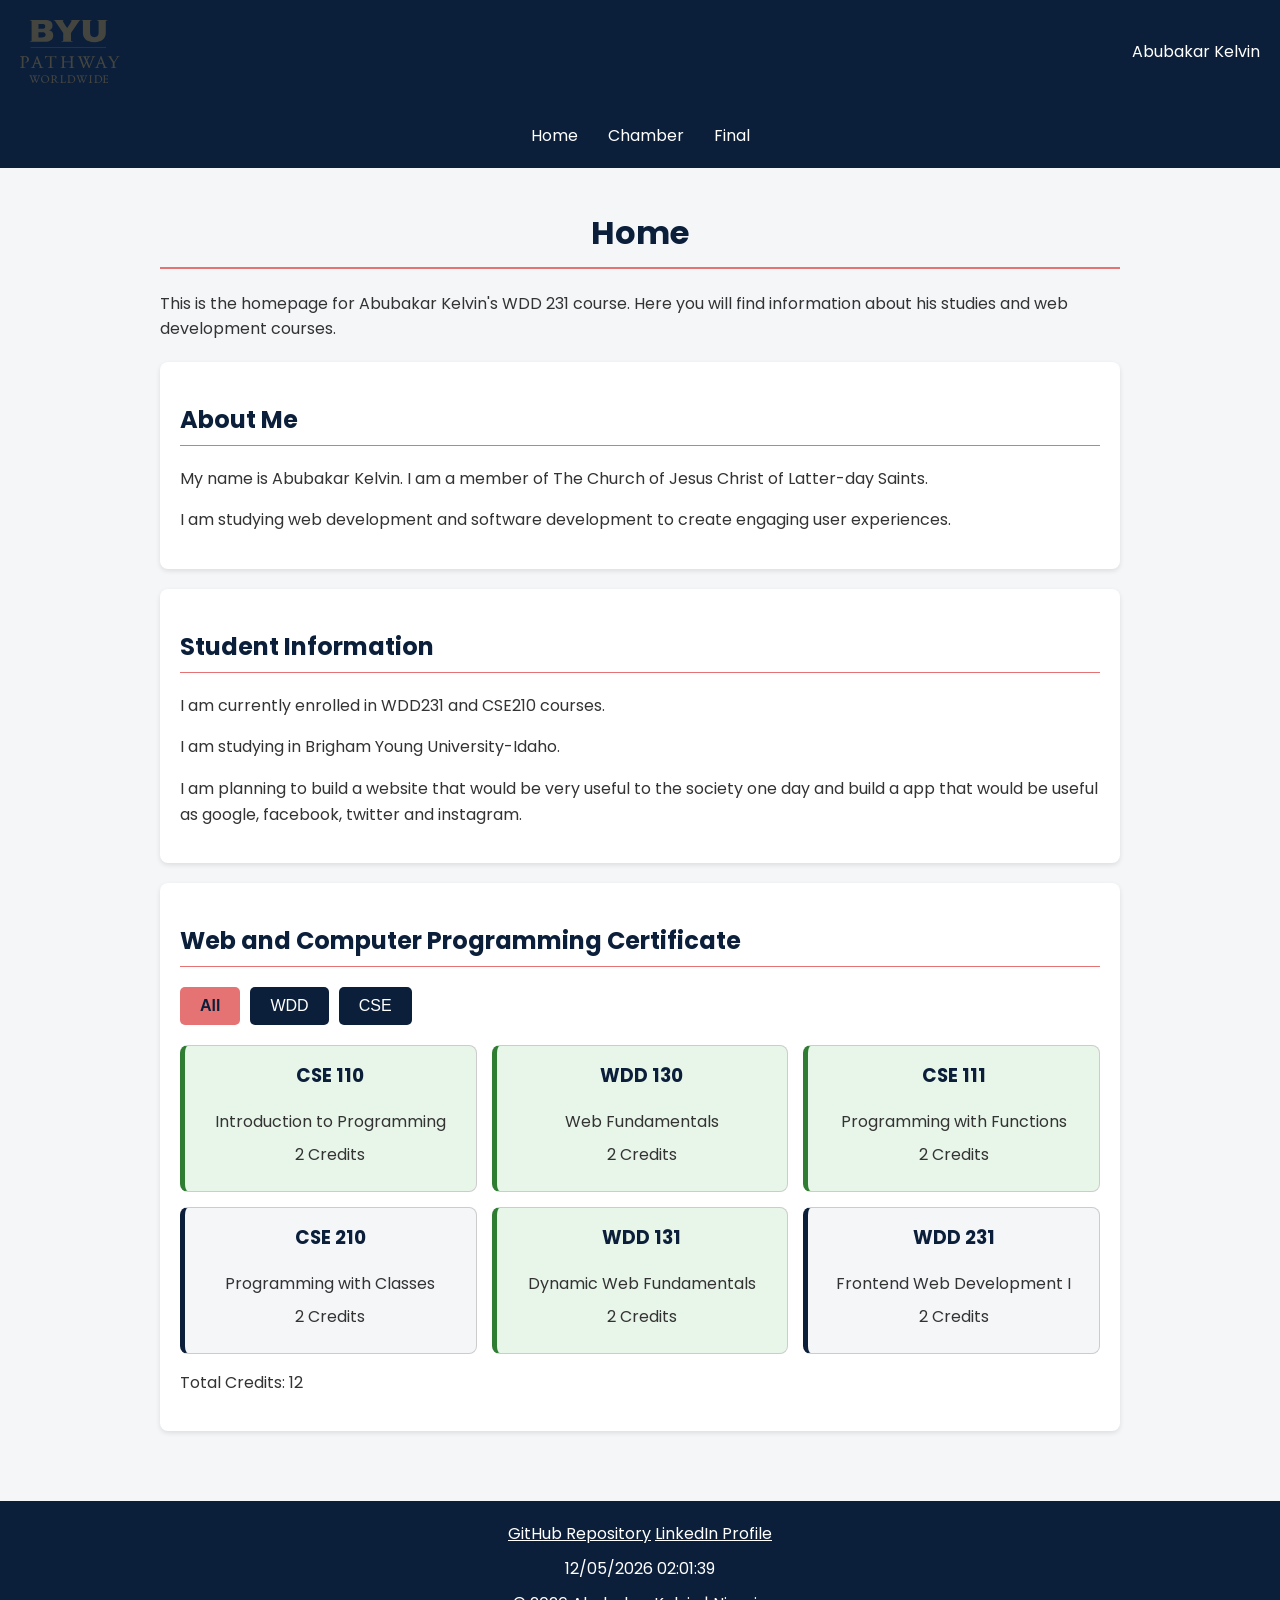
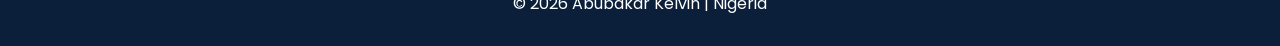
<file: index.html>
<!DOCTYPE html>
<html lang="en">
<head>
    <meta charset="UTF-8">
    <meta name="viewport" content="width=device-width, initial-scale=1.0">
    <meta name="author" content="Abubakar Kelvin">
    <meta name="description" content="Abubakar Kelvin's WDD 231 course homepage, featuring information about his studies and web development courses.">
    <script src="scripts/date.js" defer></script>
    <script src="scripts/navigation.js" defer></script>
    <script src="scripts/course.js" defer></script>
    <link rel="stylesheet" href="styles/small.css">
    <link rel="stylesheet" href="styles/large.css">
    <link rel="preconnect" href="https://fonts.googleapis.com">
    <link rel="preconnect" href="https://fonts.gstatic.com" crossorigin>
    <link href="https://fonts.googleapis.com/css2?family=Poppins:wght@400;500;600;700&display=swap" rel="stylesheet">

    <title>WDD 231 - Course Home Page | Abubakar Kelvin</title>
</head>

<body>
    <header>
        <img src="images/byu.svg" alt="BYU-Idaho Logo" width="100">

        <span>Abubakar Kelvin</span>

        <button id="menu-button" aria-label="Open navigation menu" aria-expanded="false">
            ☰
        </button>
    </header>

    <nav id="navigation">
        <ul>
            <li><a href="index.html" class="active">Home</a></li>
            <li><a href="chamber/index.html">Chamber</a></li>
            <li><a href="final/index.html">Final</a></li>
        </ul>
    </nav>


    <main>
        <h1>Home</h1>

        <p>This is the homepage for Abubakar Kelvin's WDD 231 course. Here you will find information about his studies and web development courses.</p>

        <section>
            <h2>About Me</h2>
            <p>My name is Abubakar Kelvin. I am a member of The Church of Jesus Christ of Latter-day Saints.</p>
            <p>I am studying web development and software development to create engaging user experiences.</p>
        </section>

        <section>
            <h2>Student Information</h2>
            <p>I am currently enrolled in WDD231 and CSE210 courses.</p>
            <p>I am studying in Brigham Young University-Idaho.</p>
            <p>I am planning to build a website that would be very useful to the society one day and build a app that would be useful as google, facebook, twitter and instagram.</p>
        </section>



        <section>
            <h2>Web and Computer Programming Certificate</h2>
            
                <div class="course-filters">
    <button id="all-courses">All</button>
    <button id="wdd-courses">WDD</button>
    <button id="cse-courses">CSE</button>
</div>

<div id="course-container"></div>

<p id="total-credits">Total Credits: 0</p>
                
            
        </section>
    </main>    

    <footer>
        <a href="https://github.com/kelvin206-MOBY/wdd231.git" target="_blank" >GitHub Repository</a>
        <a href="https://www.linkedin.com/in/abubakar-kelvin-6310723b7/" target="_blank">LinkedIn Profile</a>
        <p id="lastModified"></p>

        <p>&copy; <span id="currentyear"></span> Abubakar Kelvin | Nigeria</p>
    </footer>
</body>
</html>
</file>
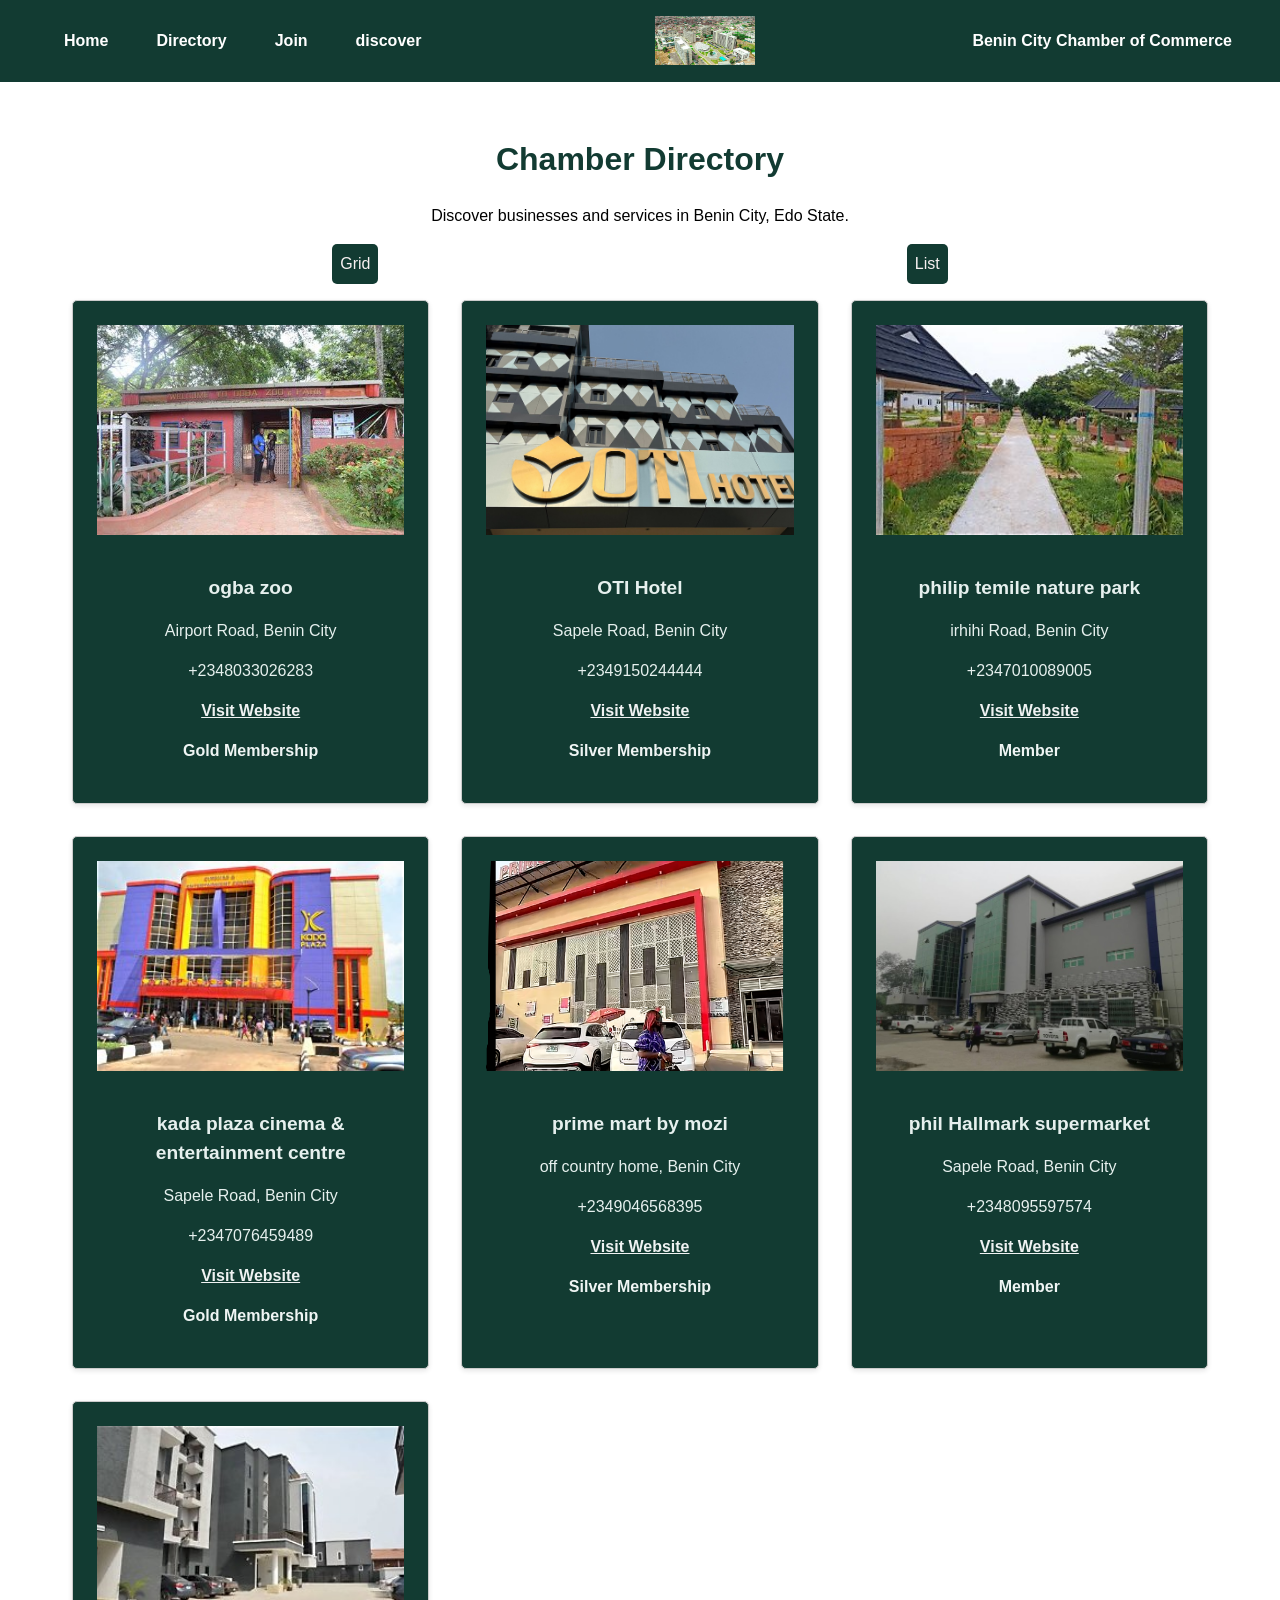
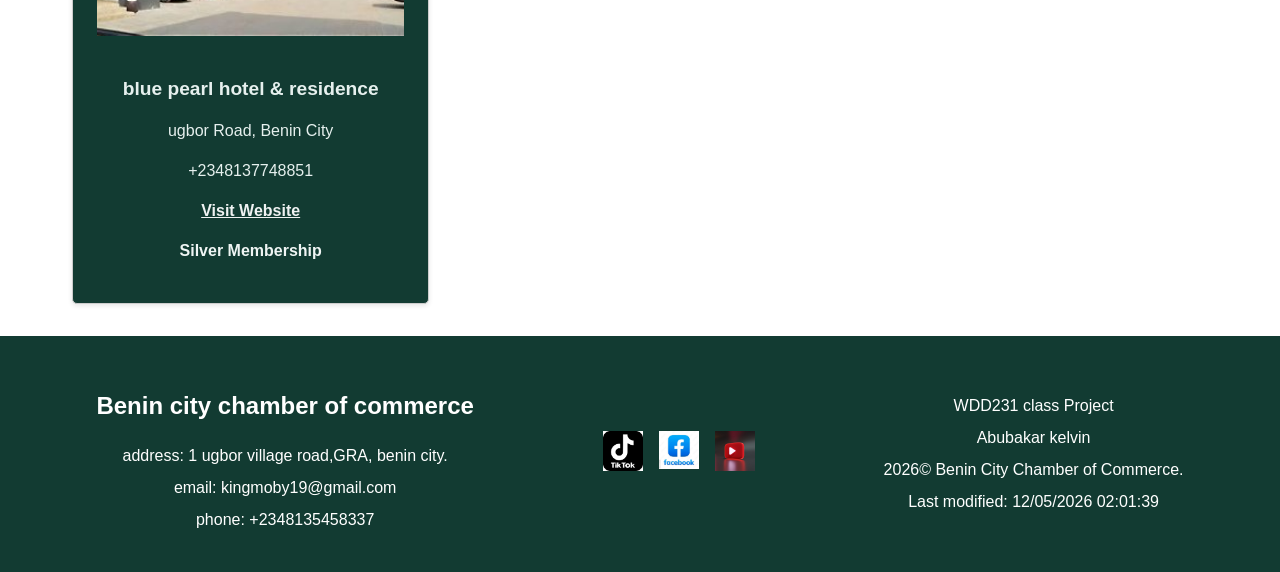
<file: chamber/directory.html>
<!DOCTYPE html>
<html lang="en">
<head>
    <meta charset="UTF-8">
    <meta name="viewport" content="width=device-width, initial-scale=1.0">
    <meta name="author" content="Abubakar kelvin">
    <meta name="description" content="This is a directory page for the chamber of commerce website.">
    <link rel="icon" href="images/benin.webp" type="image/webp">
    <meta property="og:title" content="Benin City Chamber of Commerce">
    <meta property="og:description" content="This is a directory page for the chamber of commerce website.">
    <meta property="og:image" content="https://kelvin206-moby.github.io/wdd231/chamber/images/edo.webp">
    <meta property="og:url" content="https://kelvin206-moby.github.io/wdd231/chamber/directory.html">
    <link rel="stylesheet" href="styles/normalize.css">
    <link rel="stylesheet" href="styles/small.css">
    <link rel="stylesheet" href="styles/large.css"> 
    <link rel="preconnect" href="https://fonts.googleapis.com">
    <link rel="preconnect" href="https://fonts.gstatic.com" crossorigin>

    <link href="https://fonts.googleapis.com/css2?family=Poppins:wght@400;500;600;700&family=Roboto:wght@400;500&display=swap" rel="stylesheet">

    <title>Benin City Chamber of Commerce - Directory</title>
    <script src="scripts/directory.js" defer></script>
</head>
<body>
    <header>

        <nav id="primary-nav">
            <ul>
                <li><a href="index.html">Home</a></li>
                <li><a href="directory.html">Directory</a></li>
                <li><a href="join.html">Join</a></li>
                <li><a href="discover.html">discover</a></li>
            </ul>
        </nav>

        <img src="images/edo.webp" alt="edo state" width="100">
        <span>Benin City Chamber of Commerce</span>
        <button id="menu-button" aria-label="Open navigation menu" aria-expanded="false">
            ☰
        </button>

    </header>
    <main>
            <h1>Chamber Directory</h1>

            <p class="intro">
            Discover businesses and services in Benin City, Edo State.
            </p>
            <div class="view-buttons">
                <button id="grid-button" aria-label="grid directory">
                    Grid
                </button>

                <button id="list-button" aria-label="list directory">
                    List
                </button>
            </div>

            <div id="directory-container">

            </div>    
    </main>       

    <footer>
        <div class="contact-info">
           <h2>Benin city chamber of commerce</h2>
           
          <p>address: 1 ugbor village road,GRA, benin city.</p>
          <p>email: kingmoby19@gmail.com</p>
          <p>phone: +2348135458337</p>
        </div>

        <div class="social-links">
          <a href="https://tiktok.com/@kingmoby206">
            <img src="images/tik.webp" alt="visit us on TikTok" width="50">
           </a>

           <a href="https://www.facebook.com/profile.php?id=61568959712537">
            <img src="images/face.jpg" alt="visit us on Facebook" width="50">
           </a>

           <a href="https://www.youtube.com/@kingMoby-206">
            <img src="images/you.jpg" alt="visit us on YouTube" width="50">
           </a>

        </div>

        <div class="footer-info">
          <p>WDD231 class Project</p>
          <p> Abubakar kelvin</p>
          <span id="current-year"></span>&copy; Benin City Chamber of Commerce.
          <p id="last-modified">last-modified: </p>
        </div>
    </footer>     
    
    

</body>
</html>
</file>
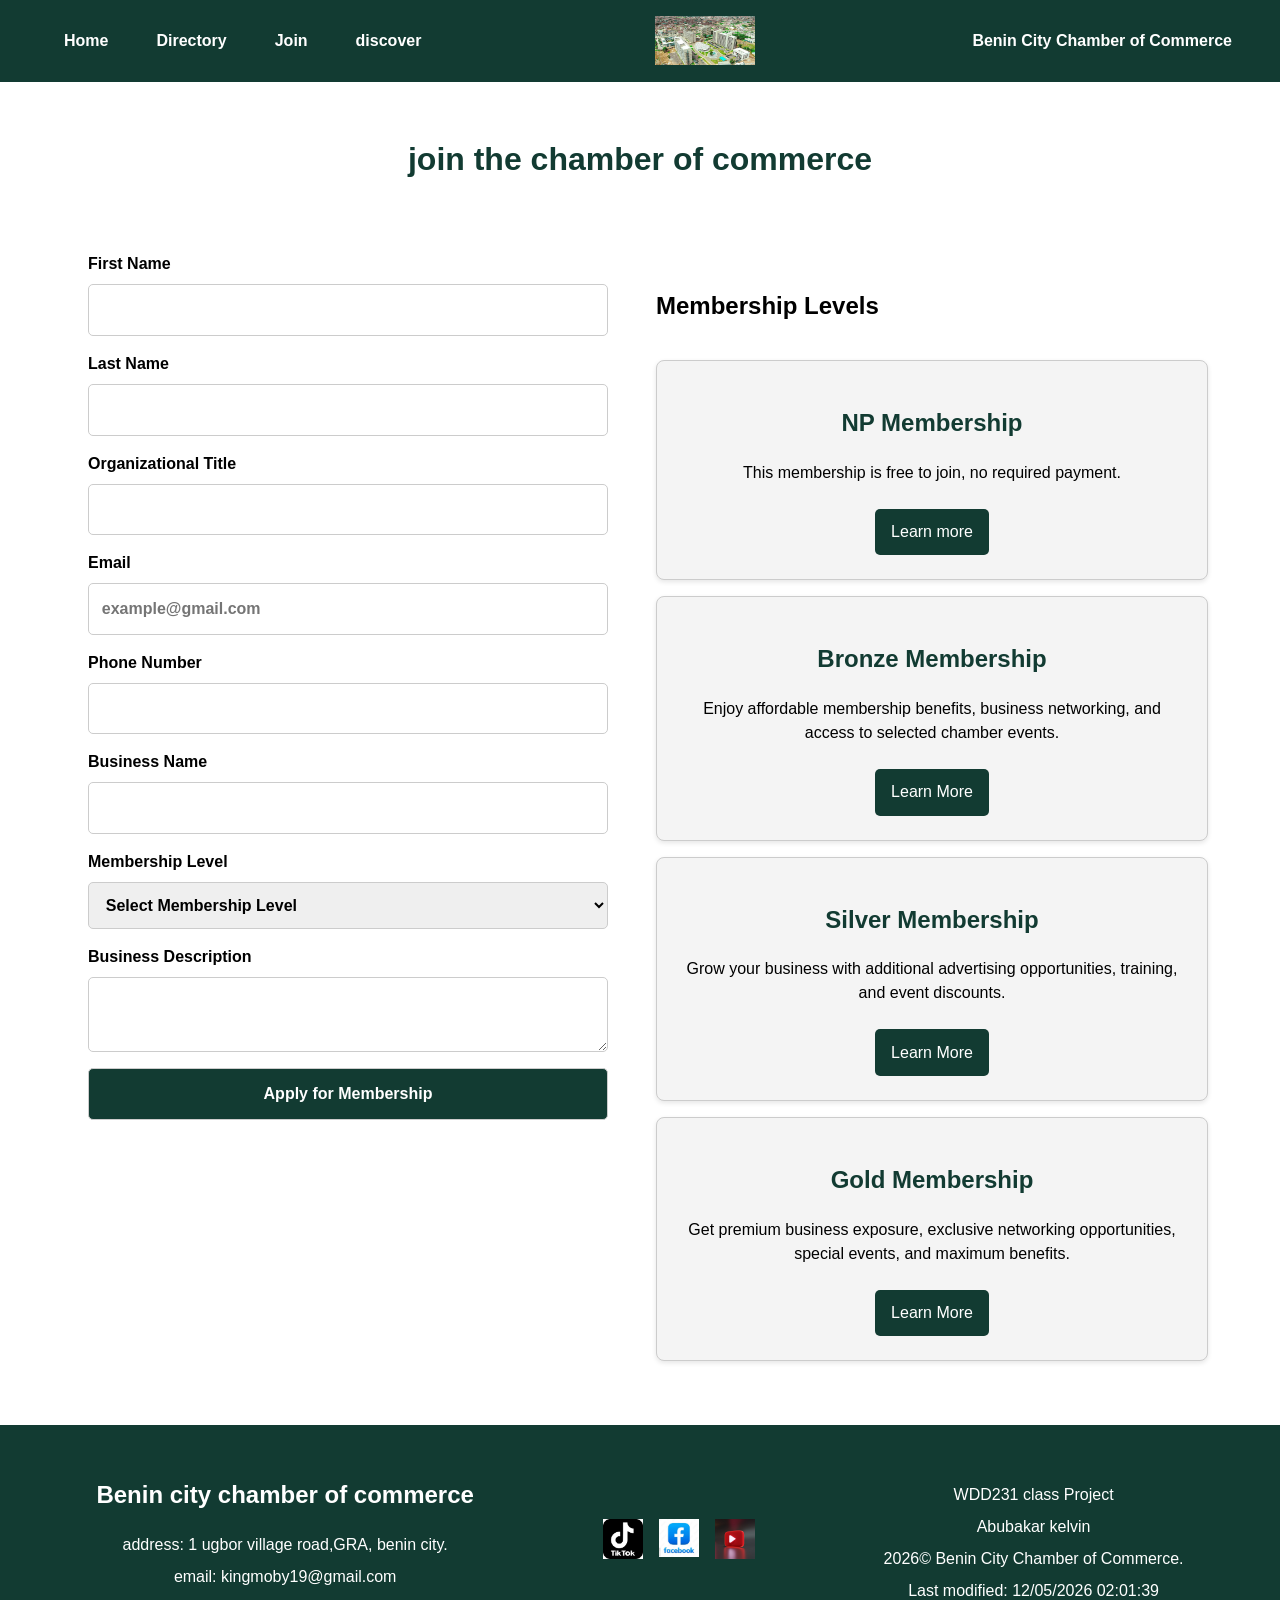
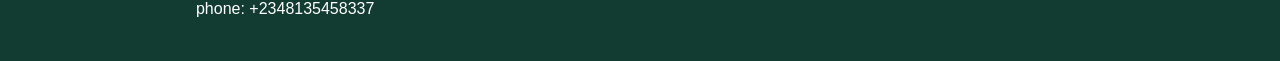
<file: chamber/join.html>
<!DOCTYPE html>
<html lang="en">
<head>
    <meta charset="UTF-8">
    <meta name="viewport" content="width=device-width, initial-scale=1.0">
    <meta name="author" content="Abubakar kelvin">
    <meta name="description" content="This is the membership page to join the benin city chamber of commerce.">
    <link rel="icon" href="images/benin.webp" type="image/webp">
    <meta property="og:title" content="Benin City Chamber of Commerce">
    <meta property="og:description" content="This is membership page to join the benin city chamber of commerce.">
    <meta property="og:image" content="https://kelvin206-moby.github.io/wdd231/chamber/images/edo.webp">
    <meta property="og:url" content="https://kelvin206-moby.github.io/wdd231/chamber/join.html">
    <link rel="stylesheet" href="styles/normalize.css">
    <link rel="stylesheet" href="styles/small.css">
    <link rel="stylesheet" href="styles/large.css"> 
    <link rel="preconnect" href="https://fonts.googleapis.com">
    <link rel="preconnect" href="https://fonts.gstatic.com" crossorigin>

    <link href="https://fonts.googleapis.com/css2?family=Poppins:wght@400;500;600;700&family=Roboto:wght@400;500&display=swap" rel="stylesheet">

    <title>Benin City Chamber of Commerce - join</title>
    <script src="scripts/join.js" defer></script>
</head>
<body>
    <header>

        <nav id="primary-nav">
            <ul>
                <li><a href="index.html">Home</a></li>
                <li><a href="directory.html">Directory</a></li>
                <li><a href="join.html">Join</a></li>
                <li><a href="discover.html">discover</a></li>
            </ul>
        </nav>

        <img src="images/edo.webp" alt="edo state" width="100">
        <span>Benin City Chamber of Commerce</span>
        <button id="menu-button" aria-label="Open navigation menu" aria-expanded="false">
            ☰
        </button>

    </header>
    <main class="join-main">
        <h1> join the chamber of commerce</h1>
        <form method="get" action="thankyou.html">
            <label>
              First Name
              <input
                  type="text"
                  name="firstName"
                  required
                  autocomplete="given-name"
                  title="..."
             >
          </label>
          <label>
            Last Name
            <input
            type="text"
            name="lastName"
            required
            autocomplete="family-name"
            title="..."
            >
          </label>

          <label>
            Organizational Title
            <input
            type="text"
            name="OrganizationalTitle"
            autocomplete="organization-title"
            pattern="[A-Za-z -]{7,}"
            title="..."
            >
          </label>

          <label>
            Email
            <input
            type="email"
            name="email"
            required
            autocomplete="email"
            placeholder="example@gmail.com"
            title="Please enter a valid email address."
            >
          </label>

          <label>
            Phone Number
            <input
            type="tel"
            name="phone"
            required
            autocomplete="tel"
            title="..."
            >
          </label>

          <label>
            Business Name
            <input
            type="text"
            name="organization"
            required
            autocomplete="organization"
            title="..."
            >
          </label>


          <label>
             Membership Level
             <select name="membership" required>
                <option value="" disabled selected>Select Membership Level</option>
                <option value="np">NP Membership</option>
                <option value="bronze">Bronze Membership</option>
                <option value="silver">Silver Membership</option>
                <option value="gold">Gold Membership</option>
             </select>
         </label>

          <label>
             Business Description
           <textarea
             name="description"
             title="..."
            ></textarea>
         </label>  

         <input type="hidden" name="timestamp" id="timestamp">
         <input type="submit" value="Apply for Membership">

        </form>

        <section class="membership-cards">
            <h2>Membership Levels</h2>
            <article class="membership-card">
                <h2>NP Membership</h2>
                <p>This membership is free to join, no required payment.</p>
                <a href="#np-modal">Learn more</a>
            </article>

            <article class="membership-card">
               <h2>Bronze Membership</h2>
               <p>Enjoy affordable membership benefits, business networking, and access to selected chamber events.</p>
               <a href="#bronze-modal">Learn More</a>
           </article>

           <article class="membership-card">
               <h2>Silver Membership</h2>
               <p>Grow your business with additional advertising opportunities, training, and event discounts.</p>
               <a href="#silver-modal">Learn More</a>
           </article>

          <article class="membership-card">
              <h2>Gold Membership</h2>
              <p>Get premium business exposure, exclusive networking opportunities, special events, and maximum benefits.</p>
              <a href="#gold-modal">Learn More</a>
          </article>

        </section>
        
        <dialog id="np-modal">
          <h2>NP Membership Benefits</h2>
          <p>Designed for nonprofit organizations.</p>
         <ul>
             <li>Free chamber membership.</li>
             <li>Access to selected chamber events.</li>
             <li>Business networking opportunities.</li>
             <li>Community development opportunities.</li>
         </ul>
         <button type="button" class="close-modal">Close</button> 
       </dialog>


       <dialog id="bronze-modal">
           <h2>Bronze Membership Benefits</h2>
           <p>An affordable option for growing businesses.</p>
         <ul>
          <li>Access to chamber networking events.</li>
          <li>Business training opportunities.</li>
          <li>Member business directory listing.</li>
          <li>Discounts on selected events.</li>
         </ul>
         <button type="button" class="close-modal">Close</button> 
       </dialog>

       <dialog id="silver-modal">
          <h2>Silver Membership Benefits</h2>
          <p>More opportunities to promote and grow your business.</p>
          <ul>
            <li>All Bronze Membership benefits.</li>
            <li>Priority business directory listing.</li>
            <li>Advertising opportunities on the chamber website.</li>
            <li>Discounted access to special events.</li>
            <li>Advanced business training.</li>
          </ul>
         <button type="button" class="close-modal">Close</button> 
       </dialog>

       <dialog id="gold-modal">
         <h2>Gold Membership Benefits</h2>
         <p>Our premium membership for established and ambitious businesses.</p>
         <ul>
            <li>All Silver Membership benefits.</li>
            <li>Premium homepage business spotlight.</li>
            <li>Exclusive networking opportunities.</li>
            <li>Free access to selected special events.</li>
            <li>Premium advertising opportunities.</li>
            <li>Priority business promotion.</li>
         </ul>
         
         <button type="button" class="close-modal">Close</button> 
       </dialog>

    </main>       

    <footer>
        <div class="contact-info">
           <h2>Benin city chamber of commerce</h2>
           
          <p>address: 1 ugbor village road,GRA, benin city.</p>
          <p>email: kingmoby19@gmail.com</p>
          <p>phone: +2348135458337</p>
        </div>

        <div class="social-links">
          <a href="https://tiktok.com/@kingmoby206">
            <img src="images/tik.webp" alt="visit us on TikTok" width="50">
           </a>

           <a href="https://www.facebook.com/profile.php?id=61568959712537">
            <img src="images/face.jpg" alt="visit us on Facebook" width="50">
           </a>

           <a href="https://www.youtube.com/@kingMoby-206">
            <img src="images/you.jpg" alt="visit us on YouTube" width="50">
           </a>

        </div>

        <div class="footer-info">
          <p>WDD231 class Project</p>
          <p> Abubakar kelvin</p>
          <span id="current-year"></span>&copy; Benin City Chamber of Commerce.
          <p id="last-modified">last-modified: </p>
        </div>
    </footer>     
    
    

</body>
</html>
</file>
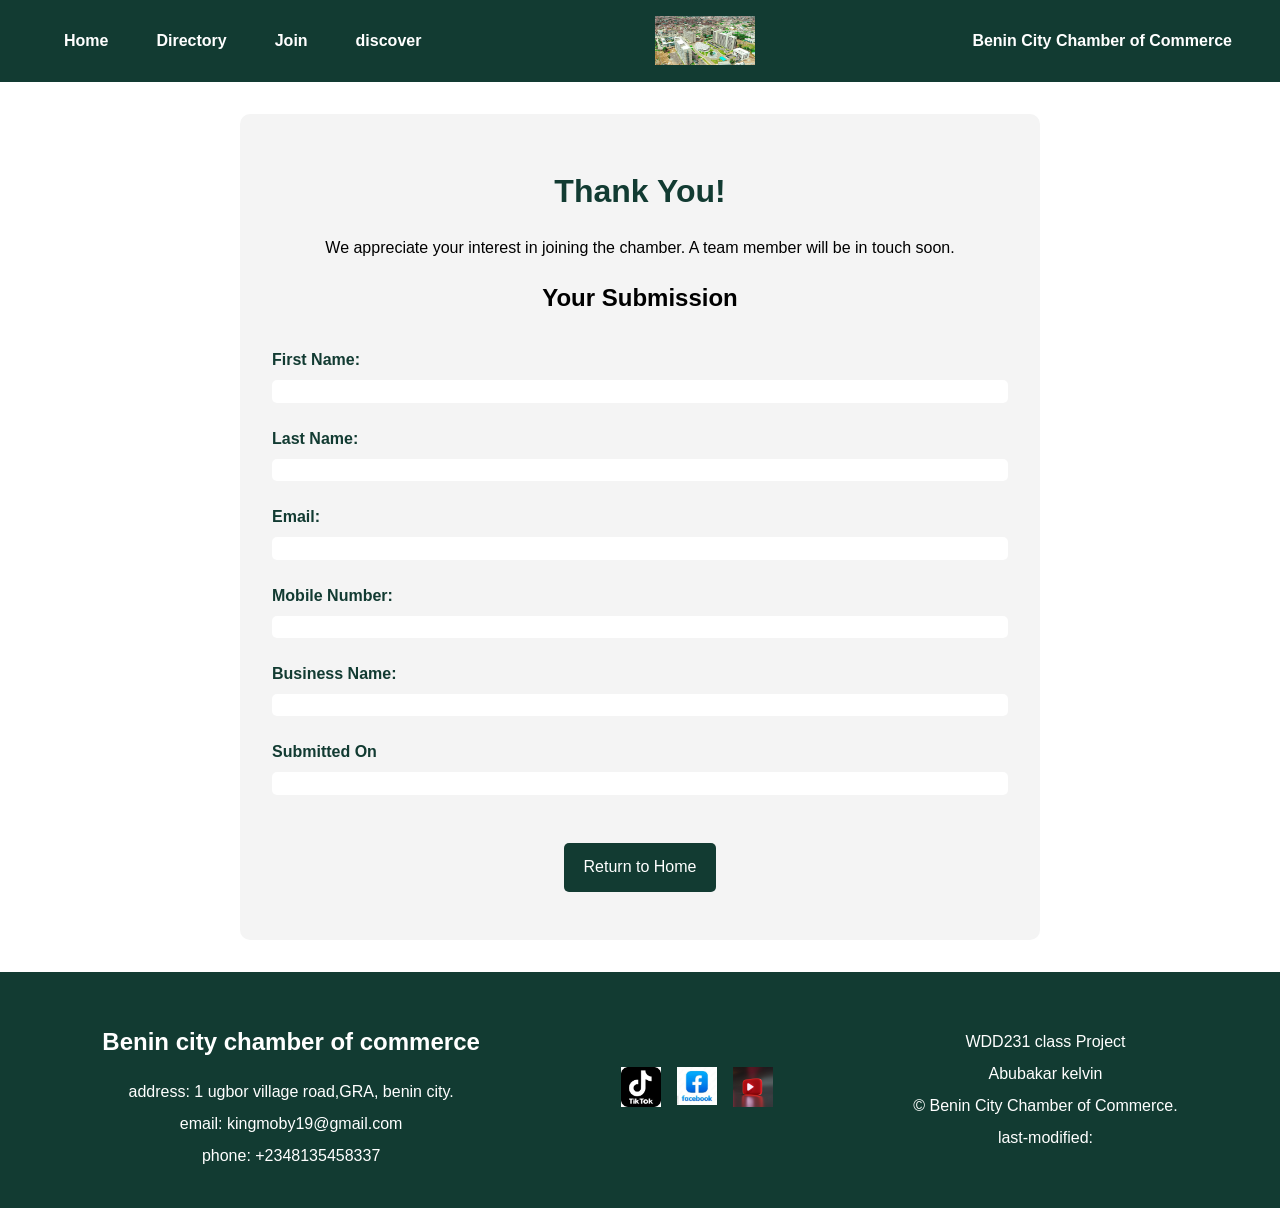
<file: chamber/thankyou.html>
<!DOCTYPE html>
<html lang="en">
<head>
  <meta charset="UTF-8">
  <meta name="viewport" content="width=device-width, initial-scale=1">
  <title>Thank You | Chamber</title>
  <meta name="description" content="Thank you for submitting your membership application.">
  <link rel="stylesheet" href="styles/normalize.css">
  <link rel="stylesheet" href="styles/small.css">
  <link rel="stylesheet" href="styles/large.css">  <script src="scripts/thankyou.js" defer></script>
</head>
<body>
  <header>

        <nav id="primary-nav">
            <ul>
                <li><a href="index.html">Home</a></li>
                <li><a href="directory.html">Directory</a></li>
                <li><a href="join.html">Join</a></li>
                <li><a href="discover.html">discover</a></li>
            </ul>
        </nav>

        <img src="images/edo.webp" alt="edo state" width="100">
        <span>Benin City Chamber of Commerce</span>
        <button id="menu-button" aria-label="Open navigation menu" aria-expanded="false">
            ☰
        </button>

    </header>
  <main class="thanks">
    <h1>Thank You!</h1>
    <p>We appreciate your interest in joining the chamber. A team member will be in touch soon.</p>

    <h2>Your Submission</h2>
    <dl id="results"></dl>

    <p><a href="index.html">Return to Home</a></p>
  </main>
  <footer>
        <div class="contact-info">
           <h2>Benin city chamber of commerce</h2>
           
          <p>address: 1 ugbor village road,GRA, benin city.</p>
          <p>email: kingmoby19@gmail.com</p>
          <p>phone: +2348135458337</p>
        </div>

        <div class="social-links">
          <a href="https://tiktok.com/@kingmoby206">
            <img src="images/tik.webp" alt="visit us on TikTok" width="50">
           </a>

           <a href="https://www.facebook.com/profile.php?id=61568959712537">
            <img src="images/face.jpg" alt="visit us on Facebook" width="50">
           </a>

           <a href="https://www.youtube.com/@kingMoby-206">
            <img src="images/you.jpg" alt="visit us on YouTube" width="50">
           </a>

        </div>

        <div class="footer-info">
          <p>WDD231 class Project</p>
          <p> Abubakar kelvin</p>
          <span id="current-year"></span>&copy; Benin City Chamber of Commerce.
          <p id="last-modified">last-modified: </p>
        </div>
    </footer>     

</body>
</html>
</file>
<file: styles/small.css>
* {
    box-sizing: border-box;
}

body {
    font-family: Poppins, sans-serif;
    margin: 0;
    background-color: #f4f6f8;
}

header {
    display: flex;
    flex-direction: column;
    align-items: center;
    padding: 20px;
    background-color: #0b1f3a;
    color: white;
}

nav {
    background-color: #0b1f3a;
    padding: 10px 0;
    color: white;
    text-align: center;
    display: none;
}

nav ul {
    list-style-type: none;
    padding: 0;
    margin: 0;
    display: flex;
    flex-direction: column;
    align-items: center;
}

nav a {
    color: white;
    text-decoration: none;
    padding: 10px 15px;
    display: inline-block;
}

nav a:hover {
    background-color: #e57373;
    border-radius: 5px;
}

#menu-button {
    background: none;
    border: none;
    color: white;
    font-size: 1.8rem;
    cursor: pointer;
    padding: 10px;
}



nav.open {
    display: block;
}

main {
    max-width: 1000px;
    margin: 0 auto;
    padding: 20px;
}

h1 {
    color: #0b1f3a;
    text-align: center;
    border-bottom: 2px solid #e57373;
    padding-bottom: 10px;
}

section {
    background-color: white;
    padding: 20px;
    margin: 20px 0;
    border-radius: 8px;
    box-shadow: 0 2px 5px rgba(0, 0, 0, 0.1);
}

section h2 {
    color: #0b1f3a;
    border-bottom: 1px solid #e57373;
    padding-bottom: 8px;
}

main p {
    line-height: 1.6;
    color: #333;
}

footer {
    background-color: #0b1f3a;
    color: white;
    text-align: center;
    padding: 20px;
    margin-top: 30px;
}

footer a {
    color: white;
    text-decoration: underline;
}

footer p {
    margin: 10px 0;
}

/* Course certificate section */
.course-filters {
    display: flex;
    flex-wrap: wrap;
    gap: 10px;
    margin-bottom: 20px;
}

.course-filters button {
    background-color: #0b1f3a;
    color: white;
    border: none;
    padding: 10px 20px;
    border-radius: 5px;
    cursor: pointer;
    font-size: 1rem;
}

.course-filters button:hover {
    background-color: #e57373;
}

/* Course cards */
#course-container {
    display: grid;
    grid-template-columns: 1fr;
    gap: 15px;
}

.course-card {
    background-color: #f4f6f8;
    border: 1px solid #ccc;
    border-left: 5px solid #0b1f3a;
    border-radius: 8px;
    padding: 15px;
    text-align: center;
}

.course-card h3 {
    color: #0b1f3a;
    margin-top: 0;
}

.course-card p {
    margin: 8px 0;
}

/* Completed courses */
.course-card.completed {
    border-left-color: #2e7d32;
    background-color: #e8f5e9;
}

.course-filters button.active {
    background-color: #e57373;
    color: #0b1f3a;
    font-weight: bold;
}
</file>
<file: styles/large.css>
@media screen and (min-width: 768px) {

    header {
        flex-direction: row;
        justify-content: space-between;
    }

    #menu-button {
        display: none;
    }

    nav {
        display: block;
    }

    nav ul {
        flex-direction: row;
        justify-content: center;
    }

    #course-container {
    grid-template-columns: repeat(3, 1fr);
  }

}
</file>
<file: chamber/styles/small.css>
body {
    margin: 0;
    padding: 0;
    font-family: Arial, sans-serif;
}
header {
    display: flex;
    align-items: center;
    justify-content: space-between;
    padding: 1rem;
    background-color: #123B32;
    color: white;
    font-weight: bold;
}

h1{
    text-align: center;
    color: #123B32;
}
.intro {
    text-align:center;
}


nav ul {
    list-style: none;
    padding: 0;
    margin: 0;
    display: flex;
    gap: 0;
    flex-direction: column;
}

nav a {
    display: block;
    color: white;
    text-decoration: none;
    padding: 0.7rem;

}

main {
    padding: 2rem;
    max-width: 1000px;
    margin:  auto;
}

.brand {
    display: flex;
    align-items: center;
    gap: 1rem;
    font-family: 'Poppins', sans-serif;
    font-weight: 600;
}

.brand img {
    width: 70px;
}


#menu-button {
    background: none;
    color: white;
    border: none;
    font-size: 1.8rem;
    cursor: pointer;
}


#list-button, #grid-button {
    display: inline-block;
    margin: auto;
    padding: 0.5rem;
    background-color: #123B32;
    color: #f7f1f1;
    border: none;
    border-radius: 5px;
    cursor: pointer;
}

.view-buttons {
    display: flex;
    justify-content: center;
    margin-bottom: 1rem;
    gap: 0.5rem;
}

#directory-container {
    display:  grid;
    grid-template-columns: repeat(auto-fill, minmax(250px, 1fr));
    gap: 1rem;
    color: #e6f0ee;
}
.business-card {

    border: 1px solid #ccc;
    padding: 1rem;
    border-radius: 5px;
    text-align: center;
    background-color: #123b32;
    box-shadow: 0 2px 5px rgba(0, 0, 0, 0.1);
}

.business-card img {
    width: 100%;
    height: 210px;
    object-fit: cover;
    margin-bottom: 1rem;
    
}

.business-card h2 {
    font-size: 1.2rem;
}

.business-card a {
    color: #eff2f2;
    font-weight: bold;
}

.membership {
    font-weight: bold;
    color: #eff5f4;
}

/* List view */

#directory-container.list-view {
    grid-template-columns: 1fr;
}

.list-view .business-card {
    display: flex;
    align-items: center;
    gap: 1rem;
    text-align: left;
}

.list-view .business-card img {
    width: 100px;
    flex-shrink: 0;
}

/* Footer */

footer {
    background-color: #123B32;
    color: white;
    padding: 2rem;
    text-align: center;
    display:grid;
    grid-template-columns: 1fr;
    
}


footer h2 {
    font-size: 1.5rem;
}

.social-links {
    display: flex;
    justify-content: center;
    gap: 1rem;
    margin: 1rem 0;
}

.social-links img {
    width: 40px;
}

footer p {
    margin: 0.5rem;
}

.spotlights {
    grid-template-columns: 1fr;
}

.events {
    display: grid;
    grid-template-columns: 1fr;
}

.weather-forecast {
    display: grid;
    grid-template-columns: 1fr;
}

form {
    display: flex;
    flex-direction: column;
    gap: 1rem;
    padding: 1rem;
}

form label {
    display: flex;
    flex-direction: column;
    gap: 0.5rem;
    font-weight: bold;
}

form input,
form select,
form textarea {
    padding: 0.8rem;
    border: 1px solid #ccc;
    border-radius: 5px;
    font: inherit;
    width: 100%;
    box-sizing: border-box;
}

form input[type="submit"] {
    background-color: #123B32;
    color: white;
    font-weight: bold;
    cursor: pointer;
}

.membership-cards {
    display: grid;
    grid-template-columns: 1fr;
    gap: 1rem;
    margin: 2rem 0;
}

.membership-card {
    background-color: #f4f4f4;
    border: 1px solid #ccc;
    border-radius: 8px;
    padding: 1.5rem;
    text-align: center;
    box-shadow: 0 2px 5px rgba(0, 0, 0, 0.1);
    animation: cardEntrance 1s ease-in-out;
}

.membership-card h2 {
    color: #123b32;
}

.membership-card a {
    display: inline-block;
    background-color: #123B32;
    color: white;
    padding: 0.7rem 1rem;
    border-radius: 5px;
    text-decoration: none;
    margin-top: 0.5rem;
}

.membership-card a:hover {
    background-color: #0b1f3a;
}

@keyframes cardEntrance {
    from {
        opacity: 0;
        transform: translateY(30px);
    }

    to {
        opacity: 1;
        transform: translateY(0);
    }
}


.thanks {
    max-width: 800px;
    margin: 2rem auto;
    padding: 2rem;
    background-color: #f4f4f4;
    border-radius: 10px;
    text-align: center;
}

.thanks h1 {
    color: #123B32;
}

.thanks dl {
    display: grid;
    grid-template-columns: 1fr;
    gap: 0.5rem;
    text-align: left;
    margin-top: 2rem;
}

.thanks dt {
    font-weight: bold;
    color: #123B32;
}

.thanks dd {
    margin: 0 0 1rem;
    padding: 0.7rem;
    background-color: white;
    border-radius: 5px;
}

.thanks a {
    display: inline-block;
    background-color: #123B32;
    color: white;
    padding: 0.8rem 1.2rem;
    text-decoration: none;
    border-radius: 5px;
    margin-top: 1rem;
}
</file>
<file: chamber/styles/large.css>
@media screen and (min-width: 700px) {
    .join-main {
    display: grid;
    grid-template-columns: minmax(0, 1fr) minmax(0, 1fr);
    gap: 2rem;
    align-items: start;
}

.join-main h1 {
    grid-column: 1 / 3;
}

.join-main form {
    grid-column: 1;
    grid-row: 2;
}

.join-main .membership-cards {
    grid-column: 2;
    grid-row: 2;
    display: grid;
    grid-template-columns: 1fr;
    gap: 1rem; 
}


    header {
        padding: 1rem 3rem;
    }

    #menu-button {
        display: none;
    }

    nav {
        display: block;
        width: auto;
    }

    nav ul {
        flex-direction: row;
        gap: 1rem;
    }

    nav a {
        padding: 0.8rem 1rem;
    }

    main {
        max-width: 1200px;
    }

    #directory-container {
        gap: 2rem;
        display: grid;
        grid-template-columns: repeat(3, 1fr);
    }

    #directory-container.list-view {
        grid-template-columns: 1fr;
    }

    .business-card {
        padding: 1.5rem;
        min-height: 0px;
        
    }

    footer {
        display: flex;
        justify-content: space-around;
        align-items: center;
        flex-wrap: wrap;
    }


    .spotlights {
    padding: 20px;
    display: grid;
 grid-template-columns: repeat(auto-fit, minmax(220px, 1fr));
 gap: 20px;
 }

 
 .spotlights h2 {
    grid-column: 1 / -1;
 }
 .spotlights article {
    border: 1px solid #ccc;
    border-radius: 8px;
    padding: 20px;
    margin: 15px 0;
    text-align: center;
    background-color: #f5f5f5;
 }

 .spotlights article img {
    width: 120px;
    height: 100px;
    object-fit: contain;
 }

 .spotlights article a {
    display: inline-block;
    margin-top: 10px;
    color: #0b1f3a;

 }

  .events .card, 
 .forecast-card {
    background-color: #f5f5f5;
    border: 1px solid #ccc;
    border-radius: 8px;
    padding: 20px;
    margin: 15px 0;
 }

 .events .card h3,
 .forecast-card h3 {
    color: #0b1f3a;
 }

 .hero {
    position: relative;
    text-align: center;
    margin-bottom: 30px;
}

.hero img {
    width: 100%;
    height: 400px;
    object-fit: cover;
    display: block;
}

 .hero h1 {
    color: #0b1f3a;
    margin: 20px 0 10px;
}

 .hero p {
    margin: 10px auto;
    max-width: 600px;
    line-height: 1.6;
 }

 .join-button {
    display: inline-block;
    background-color: #123b32;
    color: white;
    padding: 12px 24px;
    text-decoration: none;
        border-radius: 5px; 
    margin: 15px;
 }
}
</file>
